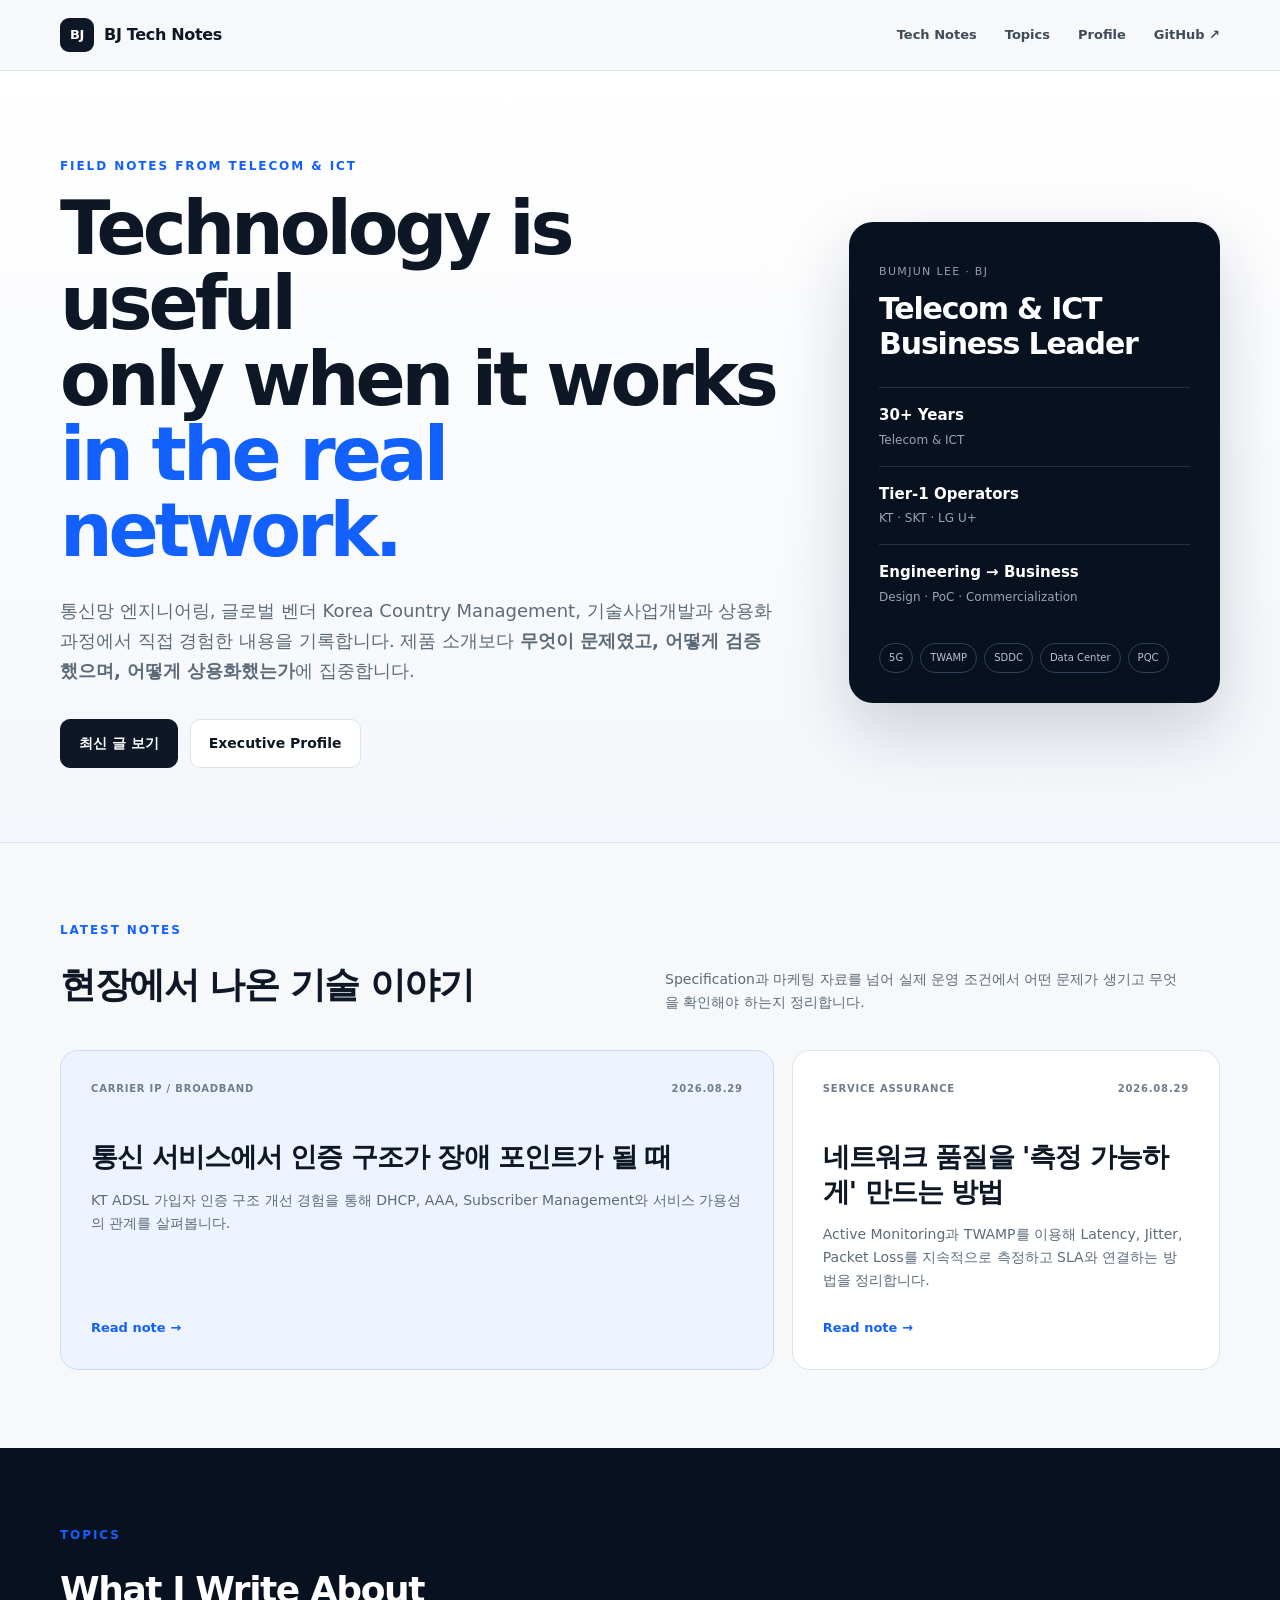
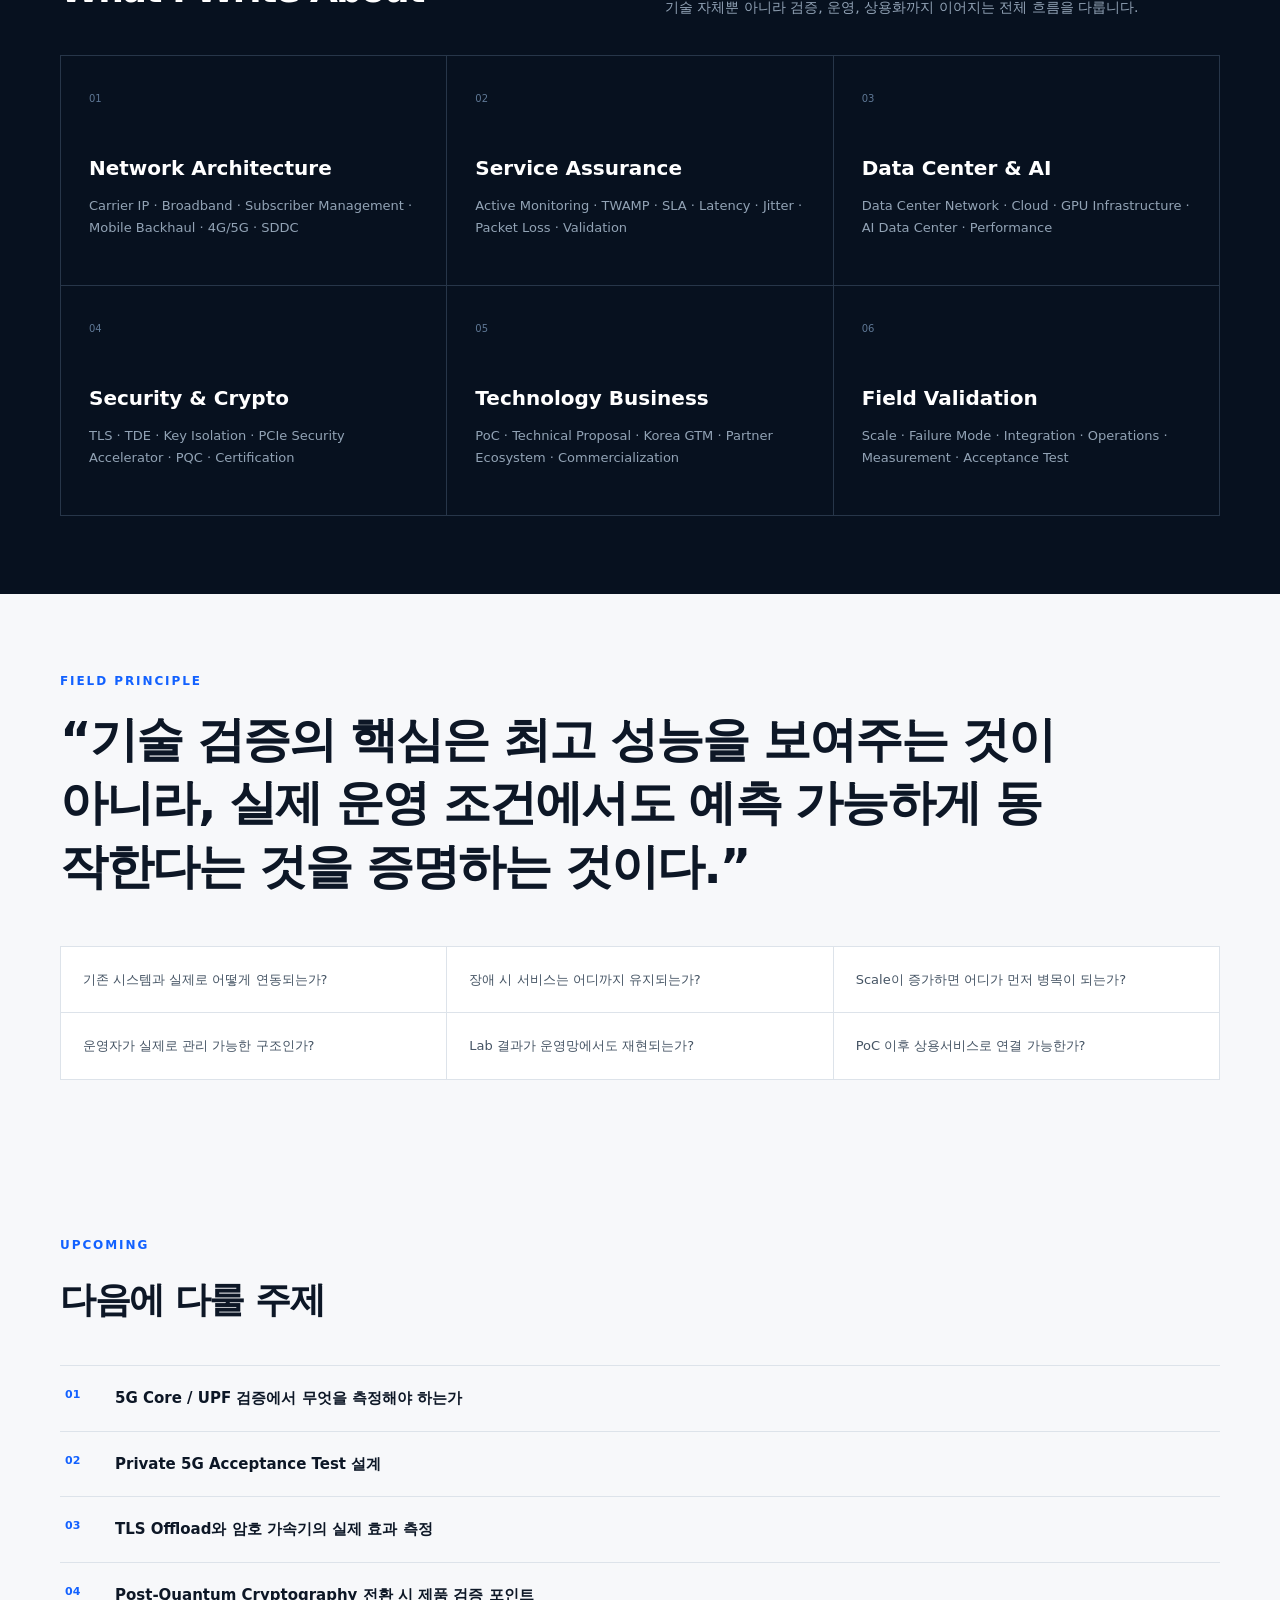
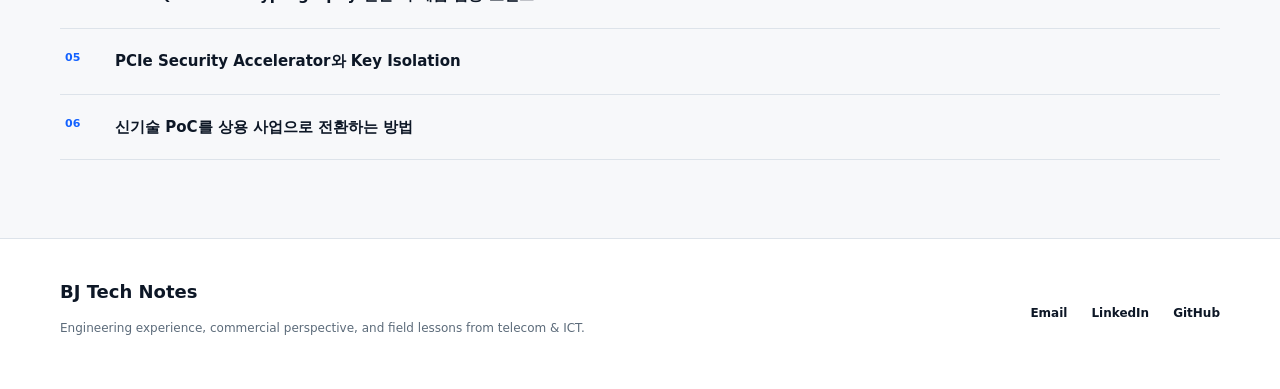
<file: index.html>
<!doctype html>
<html lang="ko">
<head>
  <meta charset="utf-8" />
  <meta name="viewport" content="width=device-width, initial-scale=1" />
  <meta name="description" content="BJ Tech Notes — Telecom, Network, 5G, Service Assurance, Data Center, Security and technology commercialization field notes by BumJun Lee." />
  <title>BJ Tech Notes | BumJun Lee</title>
  <link rel="stylesheet" href="./styles.css" />
</head>
<body>
  <header class="site-header">
    <div class="shell nav-wrap">
      <a class="brand" href="./index.html"><span class="brand-mark">BJ</span><span>BJ Tech Notes</span></a>
      <nav class="nav">
        <a href="#notes">Tech Notes</a>
        <a href="#topics">Topics</a>
        <a href="./profile.html">Profile</a>
        <a href="https://github.com/mystar11" target="_blank" rel="noreferrer">GitHub ↗</a>
      </nav>
    </div>
  </header>

  <main>
    <section class="hero">
      <div class="shell hero-grid">
        <div>
          <p class="eyebrow">FIELD NOTES FROM TELECOM & ICT</p>
          <h1>Technology is useful<br/>only when it works<br/><span>in the real network.</span></h1>
          <p class="hero-lead">통신망 엔지니어링, 글로벌 벤더 Korea Country Management, 기술사업개발과 상용화 과정에서 직접 경험한 내용을 기록합니다. 제품 소개보다 <strong>무엇이 문제였고, 어떻게 검증했으며, 어떻게 상용화했는가</strong>에 집중합니다.</p>
          <div class="hero-actions">
            <a class="button primary" href="#notes">최신 글 보기</a>
            <a class="button ghost" href="./profile.html">Executive Profile</a>
          </div>
        </div>
        <aside class="hero-card">
          <p class="card-label">BumJun Lee · BJ</p>
          <h2>Telecom & ICT<br/>Business Leader</h2>
          <div class="metric"><strong>30+ Years</strong><span>Telecom & ICT</span></div>
          <div class="metric"><strong>Tier-1 Operators</strong><span>KT · SKT · LG U+</span></div>
          <div class="metric"><strong>Engineering → Business</strong><span>Design · PoC · Commercialization</span></div>
          <div class="tags"><span>5G</span><span>TWAMP</span><span>SDDC</span><span>Data Center</span><span>PQC</span></div>
        </aside>
      </div>
    </section>

    <section class="shell section" id="notes">
      <div class="section-title">
        <div><p class="eyebrow">LATEST NOTES</p><h2>현장에서 나온 기술 이야기</h2></div>
        <p>Specification과 마케팅 자료를 넘어 실제 운영 조건에서 어떤 문제가 생기고 무엇을 확인해야 하는지 정리합니다.</p>
      </div>

      <div class="featured-grid">
        <article class="post-card featured">
          <div class="post-meta"><span>CARRIER IP / BROADBAND</span><time>2026.08.29</time></div>
          <h3><a href="./posts/kt-broadband-authentication.html">통신 서비스에서 인증 구조가 장애 포인트가 될 때</a></h3>
          <p>KT ADSL 가입자 인증 구조 개선 경험을 통해 DHCP, AAA, Subscriber Management와 서비스 가용성의 관계를 살펴봅니다.</p>
          <a class="read-more" href="./posts/kt-broadband-authentication.html">Read note →</a>
        </article>

        <article class="post-card">
          <div class="post-meta"><span>SERVICE ASSURANCE</span><time>2026.08.29</time></div>
          <h3><a href="./posts/twamp-service-assurance.html">네트워크 품질을 '측정 가능하게' 만드는 방법</a></h3>
          <p>Active Monitoring과 TWAMP를 이용해 Latency, Jitter, Packet Loss를 지속적으로 측정하고 SLA와 연결하는 방법을 정리합니다.</p>
          <a class="read-more" href="./posts/twamp-service-assurance.html">Read note →</a>
        </article>
      </div>
    </section>

    <section class="topic-band" id="topics">
      <div class="shell section">
        <div class="section-title light">
          <div><p class="eyebrow">TOPICS</p><h2>What I Write About</h2></div>
          <p>기술 자체뿐 아니라 검증, 운영, 상용화까지 이어지는 전체 흐름을 다룹니다.</p>
        </div>
        <div class="topic-grid">
          <article><span>01</span><h3>Network Architecture</h3><p>Carrier IP · Broadband · Subscriber Management · Mobile Backhaul · 4G/5G · SDDC</p></article>
          <article><span>02</span><h3>Service Assurance</h3><p>Active Monitoring · TWAMP · SLA · Latency · Jitter · Packet Loss · Validation</p></article>
          <article><span>03</span><h3>Data Center & AI</h3><p>Data Center Network · Cloud · GPU Infrastructure · AI Data Center · Performance</p></article>
          <article><span>04</span><h3>Security & Crypto</h3><p>TLS · TDE · Key Isolation · PCIe Security Accelerator · PQC · Certification</p></article>
          <article><span>05</span><h3>Technology Business</h3><p>PoC · Technical Proposal · Korea GTM · Partner Ecosystem · Commercialization</p></article>
          <article><span>06</span><h3>Field Validation</h3><p>Scale · Failure Mode · Integration · Operations · Measurement · Acceptance Test</p></article>
        </div>
      </div>
    </section>

    <section class="shell section field-note">
      <p class="eyebrow">FIELD PRINCIPLE</p>
      <blockquote>“기술 검증의 핵심은 최고 성능을 보여주는 것이 아니라, 실제 운영 조건에서도 예측 가능하게 동작한다는 것을 증명하는 것이다.”</blockquote>
      <div class="question-grid">
        <p>기존 시스템과 실제로 어떻게 연동되는가?</p>
        <p>장애 시 서비스는 어디까지 유지되는가?</p>
        <p>Scale이 증가하면 어디가 먼저 병목이 되는가?</p>
        <p>운영자가 실제로 관리 가능한 구조인가?</p>
        <p>Lab 결과가 운영망에서도 재현되는가?</p>
        <p>PoC 이후 상용서비스로 연결 가능한가?</p>
      </div>
    </section>

    <section class="shell section upcoming">
      <div class="section-title">
        <div><p class="eyebrow">UPCOMING</p><h2>다음에 다룰 주제</h2></div>
      </div>
      <ol>
        <li><span>01</span>5G Core / UPF 검증에서 무엇을 측정해야 하는가</li>
        <li><span>02</span>Private 5G Acceptance Test 설계</li>
        <li><span>03</span>TLS Offload와 암호 가속기의 실제 효과 측정</li>
        <li><span>04</span>Post-Quantum Cryptography 전환 시 제품 검증 포인트</li>
        <li><span>05</span>PCIe Security Accelerator와 Key Isolation</li>
        <li><span>06</span>신기술 PoC를 상용 사업으로 전환하는 방법</li>
      </ol>
    </section>
  </main>

  <footer>
    <div class="shell footer-grid">
      <div><strong>BJ Tech Notes</strong><p>Engineering experience, commercial perspective, and field lessons from telecom & ICT.</p></div>
      <div class="footer-links"><a href="mailto:bjlee210@gmail.com">Email</a><a href="https://www.linkedin.com/in/bumjun-lee-8b30562/" target="_blank" rel="noreferrer">LinkedIn</a><a href="https://github.com/mystar11" target="_blank" rel="noreferrer">GitHub</a></div>
    </div>
  </footer>
</body>
</html>
</file>
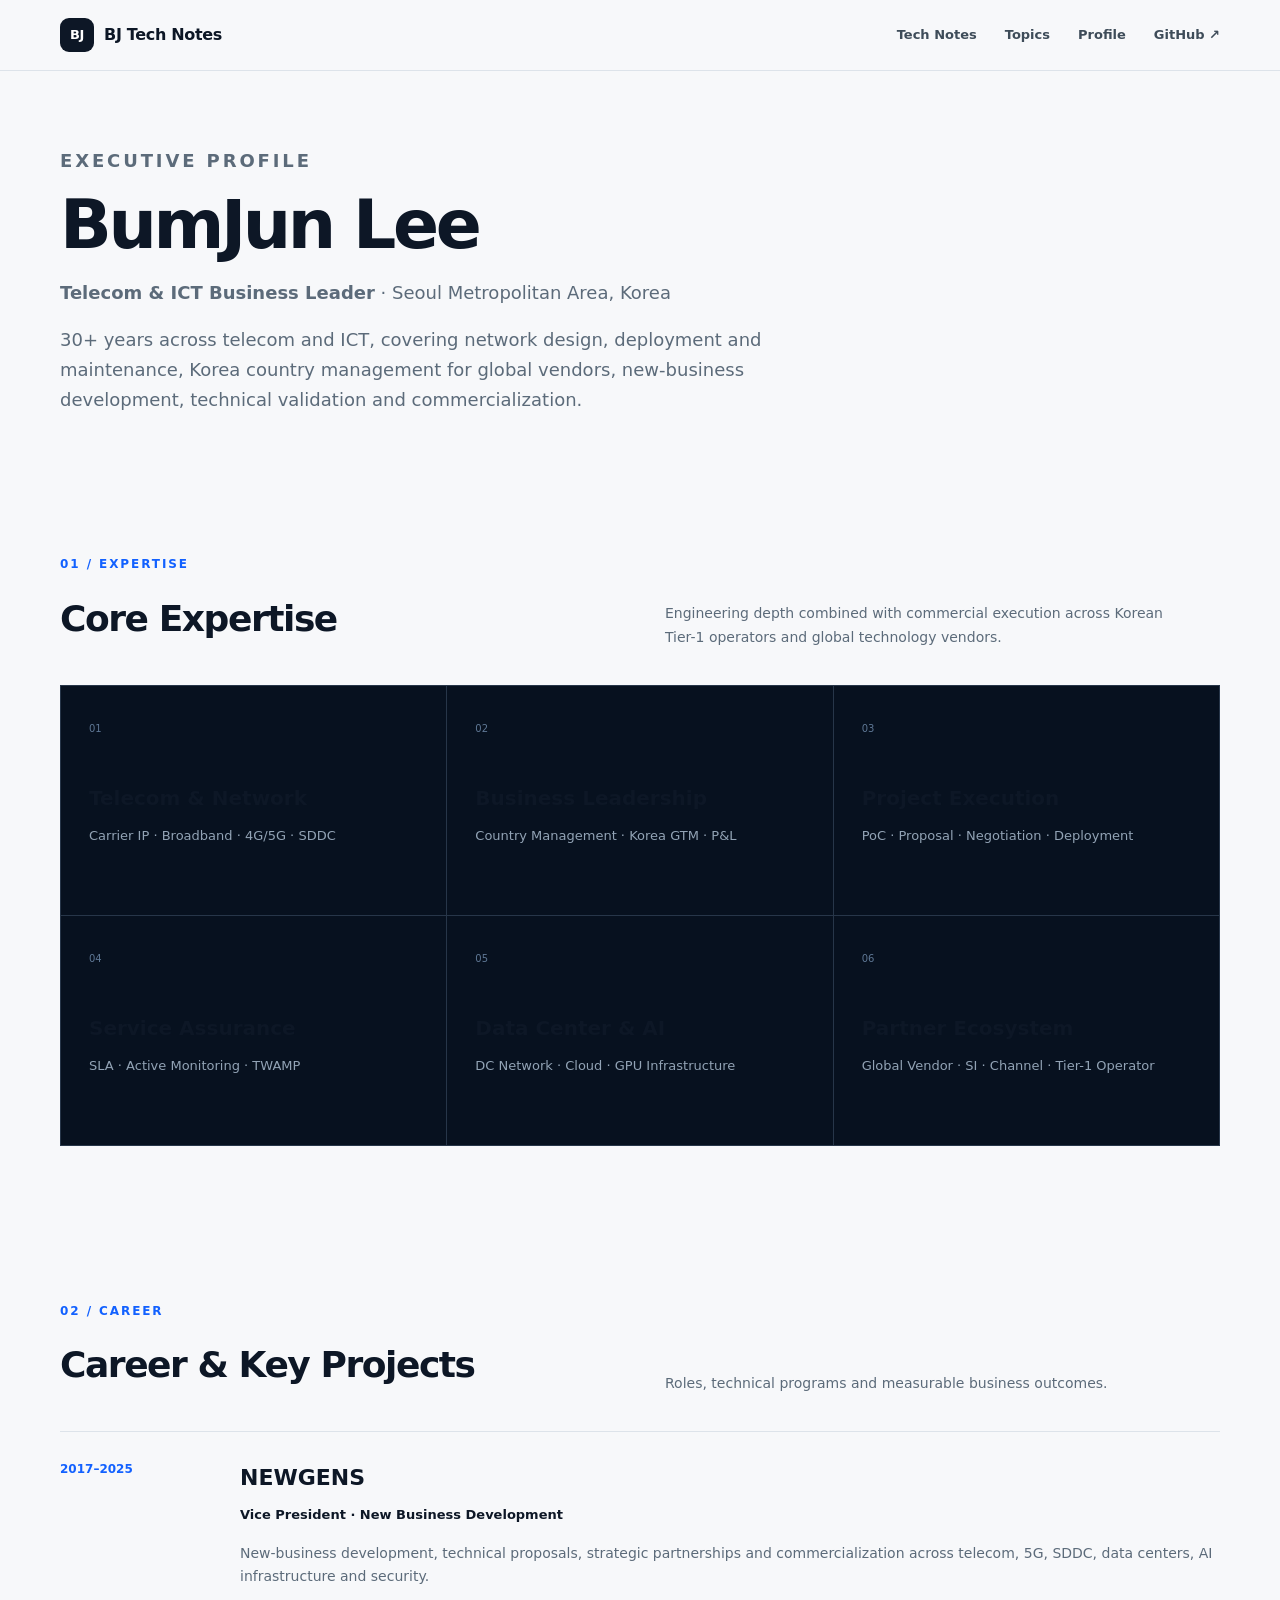
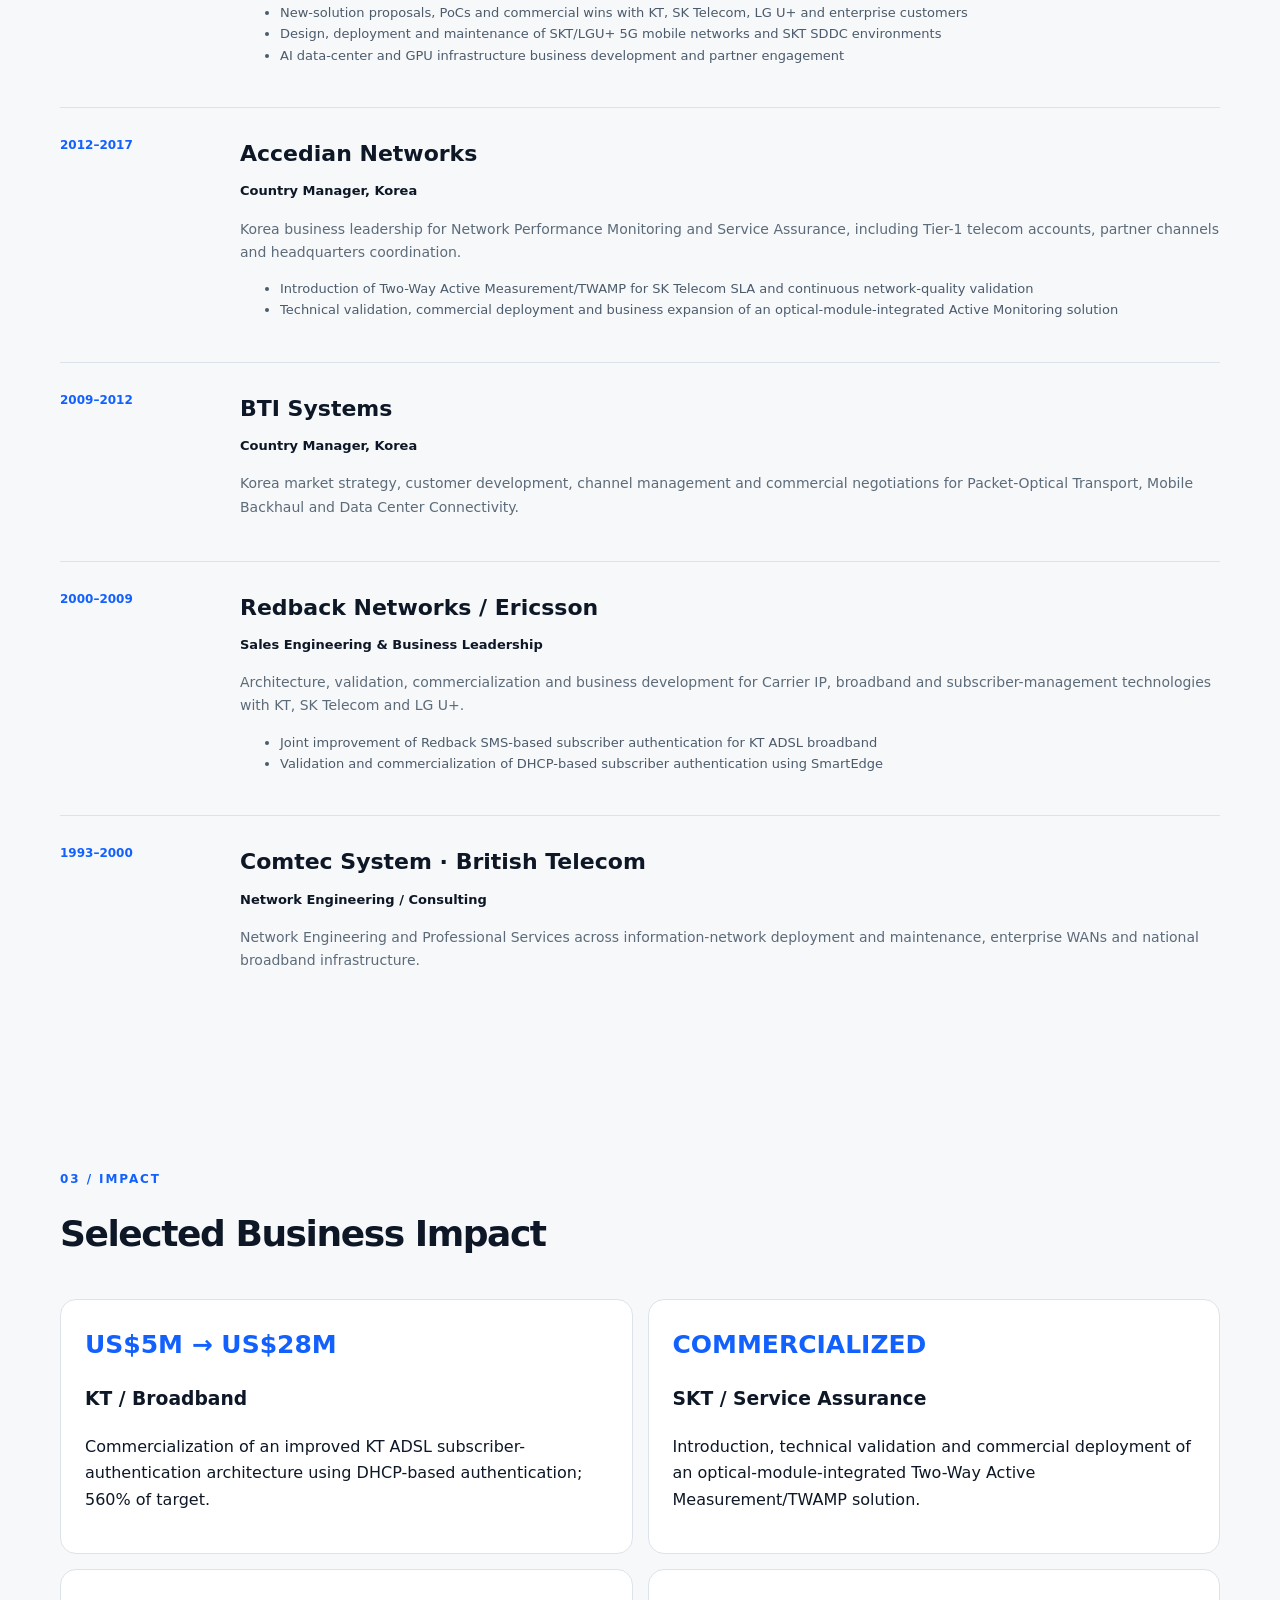
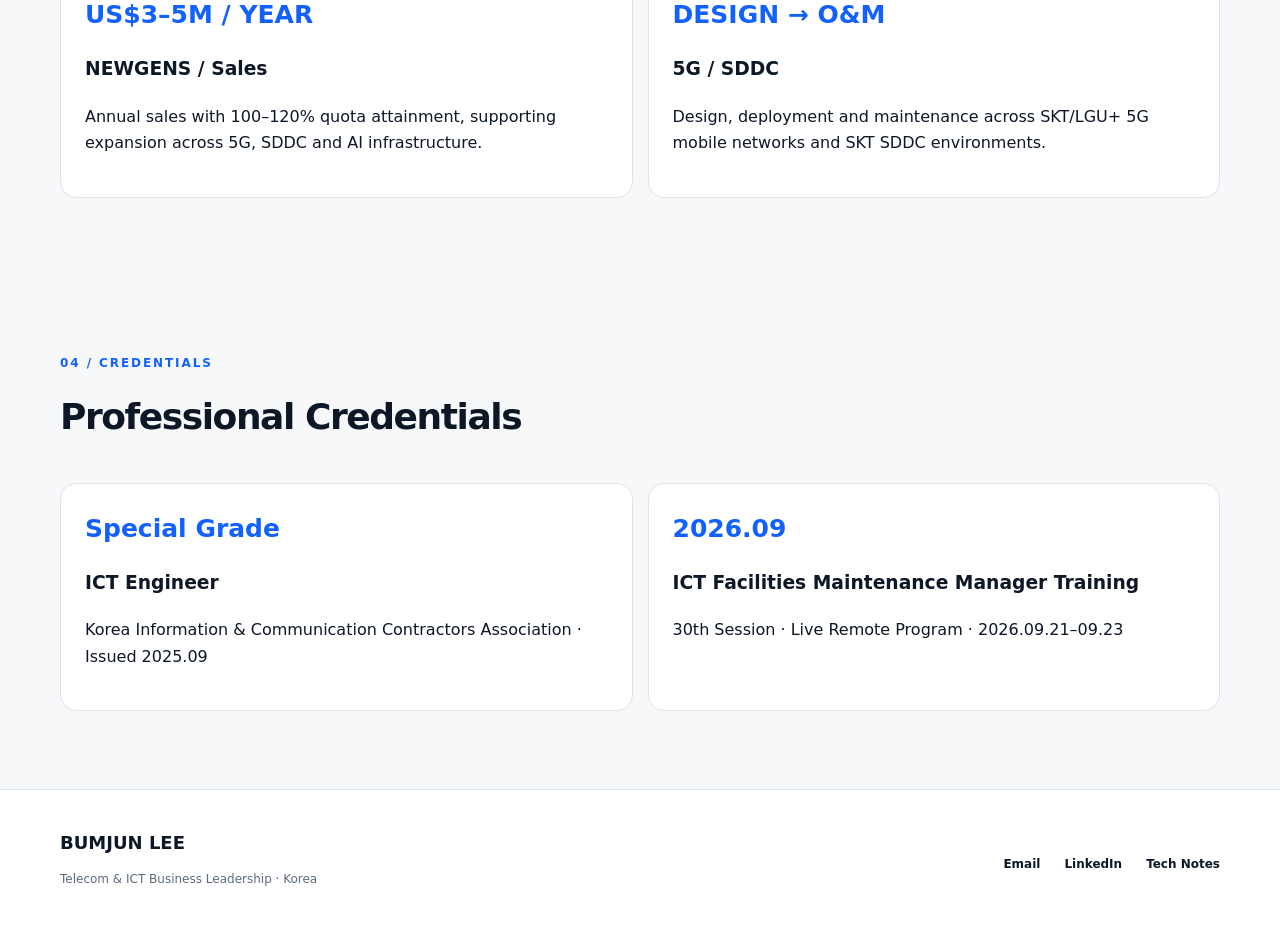
<file: profile.html>
<!doctype html><html lang="en"><head><meta charset="utf-8"><meta name="viewport" content="width=device-width,initial-scale=1"><meta name="description" content="Executive profile of BumJun Lee — telecom, ICT, Korea country management, network engineering and technology business development."><title>BumJun Lee | Executive Profile</title><link rel="stylesheet" href="./styles.css"></head><body><header class="site-header"><div class="shell nav-wrap"><a class="brand" href="./index.html"><span class="brand-mark">BJ</span><span>BJ Tech Notes</span></a><nav class="nav"><a href="./index.html#notes">Tech Notes</a><a href="./index.html#topics">Topics</a><a href="./profile.html">Profile</a><a href="https://github.com/mystar11" target="_blank" rel="noreferrer">GitHub ↗</a></nav></div></header><main><section class="profile-hero shell"><p class="eyebrow">EXECUTIVE PROFILE</p><h1>BumJun Lee</h1><p><strong>Telecom & ICT Business Leader</strong> · Seoul Metropolitan Area, Korea</p><p>30+ years across telecom and ICT, covering network design, deployment and maintenance, Korea country management for global vendors, new-business development, technical validation and commercialization.</p></section><section class="shell section"><div class="section-title"><div><p class="eyebrow">01 / EXPERTISE</p><h2>Core Expertise</h2></div><p>Engineering depth combined with commercial execution across Korean Tier-1 operators and global technology vendors.</p></div><div class="topic-grid" style="background:#07111f"><article><span>01</span><h3>Telecom & Network</h3><p>Carrier IP · Broadband · 4G/5G · SDDC</p></article><article><span>02</span><h3>Business Leadership</h3><p>Country Management · Korea GTM · P&L</p></article><article><span>03</span><h3>Project Execution</h3><p>PoC · Proposal · Negotiation · Deployment</p></article><article><span>04</span><h3>Service Assurance</h3><p>SLA · Active Monitoring · TWAMP</p></article><article><span>05</span><h3>Data Center & AI</h3><p>DC Network · Cloud · GPU Infrastructure</p></article><article><span>06</span><h3>Partner Ecosystem</h3><p>Global Vendor · SI · Channel · Tier-1 Operator</p></article></div></section><section class="shell section"><div class="section-title"><div><p class="eyebrow">02 / CAREER</p><h2>Career & Key Projects</h2></div><p>Roles, technical programs and measurable business outcomes.</p></div><article class="career"><time>2017–2025</time><div><h3>NEWGENS</h3><b>Vice President · New Business Development</b><p>New-business development, technical proposals, strategic partnerships and commercialization across telecom, 5G, SDDC, data centers, AI infrastructure and security.</p><ul><li>New-solution proposals, PoCs and commercial wins with KT, SK Telecom, LG U+ and enterprise customers</li><li>Design, deployment and maintenance of SKT/LGU+ 5G mobile networks and SKT SDDC environments</li><li>AI data-center and GPU infrastructure business development and partner engagement</li></ul></div></article><article class="career"><time>2012–2017</time><div><h3>Accedian Networks</h3><b>Country Manager, Korea</b><p>Korea business leadership for Network Performance Monitoring and Service Assurance, including Tier-1 telecom accounts, partner channels and headquarters coordination.</p><ul><li>Introduction of Two-Way Active Measurement/TWAMP for SK Telecom SLA and continuous network-quality validation</li><li>Technical validation, commercial deployment and business expansion of an optical-module-integrated Active Monitoring solution</li></ul></div></article><article class="career"><time>2009–2012</time><div><h3>BTI Systems</h3><b>Country Manager, Korea</b><p>Korea market strategy, customer development, channel management and commercial negotiations for Packet-Optical Transport, Mobile Backhaul and Data Center Connectivity.</p></div></article><article class="career"><time>2000–2009</time><div><h3>Redback Networks / Ericsson</h3><b>Sales Engineering & Business Leadership</b><p>Architecture, validation, commercialization and business development for Carrier IP, broadband and subscriber-management technologies with KT, SK Telecom and LG U+.</p><ul><li>Joint improvement of Redback SMS-based subscriber authentication for KT ADSL broadband</li><li>Validation and commercialization of DHCP-based subscriber authentication using SmartEdge</li></ul></div></article><article class="career"><time>1993–2000</time><div><h3>Comtec System · British Telecom</h3><b>Network Engineering / Consulting</b><p>Network Engineering and Professional Services across information-network deployment and maintenance, enterprise WANs and national broadband infrastructure.</p></div></article></section><section class="shell section"><div class="section-title"><div><p class="eyebrow">03 / IMPACT</p><h2>Selected Business Impact</h2></div></div><div class="impact-grid"><article><strong>US$5M → US$28M</strong><h3>KT / Broadband</h3><p>Commercialization of an improved KT ADSL subscriber-authentication architecture using DHCP-based authentication; 560% of target.</p></article><article><strong>COMMERCIALIZED</strong><h3>SKT / Service Assurance</h3><p>Introduction, technical validation and commercial deployment of an optical-module-integrated Two-Way Active Measurement/TWAMP solution.</p></article><article><strong>US$3–5M / YEAR</strong><h3>NEWGENS / Sales</h3><p>Annual sales with 100–120% quota attainment, supporting expansion across 5G, SDDC and AI infrastructure.</p></article><article><strong>DESIGN → O&M</strong><h3>5G / SDDC</h3><p>Design, deployment and maintenance across SKT/LGU+ 5G mobile networks and SKT SDDC environments.</p></article></div></section><section class="shell section"><div class="section-title"><div><p class="eyebrow">04 / CREDENTIALS</p><h2>Professional Credentials</h2></div></div><div class="impact-grid"><article><strong>Special Grade</strong><h3>ICT Engineer</h3><p>Korea Information & Communication Contractors Association · Issued 2025.09</p></article><article><strong>2026.09</strong><h3>ICT Facilities Maintenance Manager Training</h3><p>30th Session · Live Remote Program · 2026.09.21–09.23</p></article></div></section></main><footer><div class="shell footer-grid"><div><strong>BUMJUN LEE</strong><p>Telecom & ICT Business Leadership · Korea</p></div><div class="footer-links"><a href="mailto:bjlee210@gmail.com">Email</a><a href="https://www.linkedin.com/in/bumjun-lee-8b30562/" target="_blank" rel="noreferrer">LinkedIn</a><a href="./index.html">Tech Notes</a></div></div></footer></body></html>
</file>
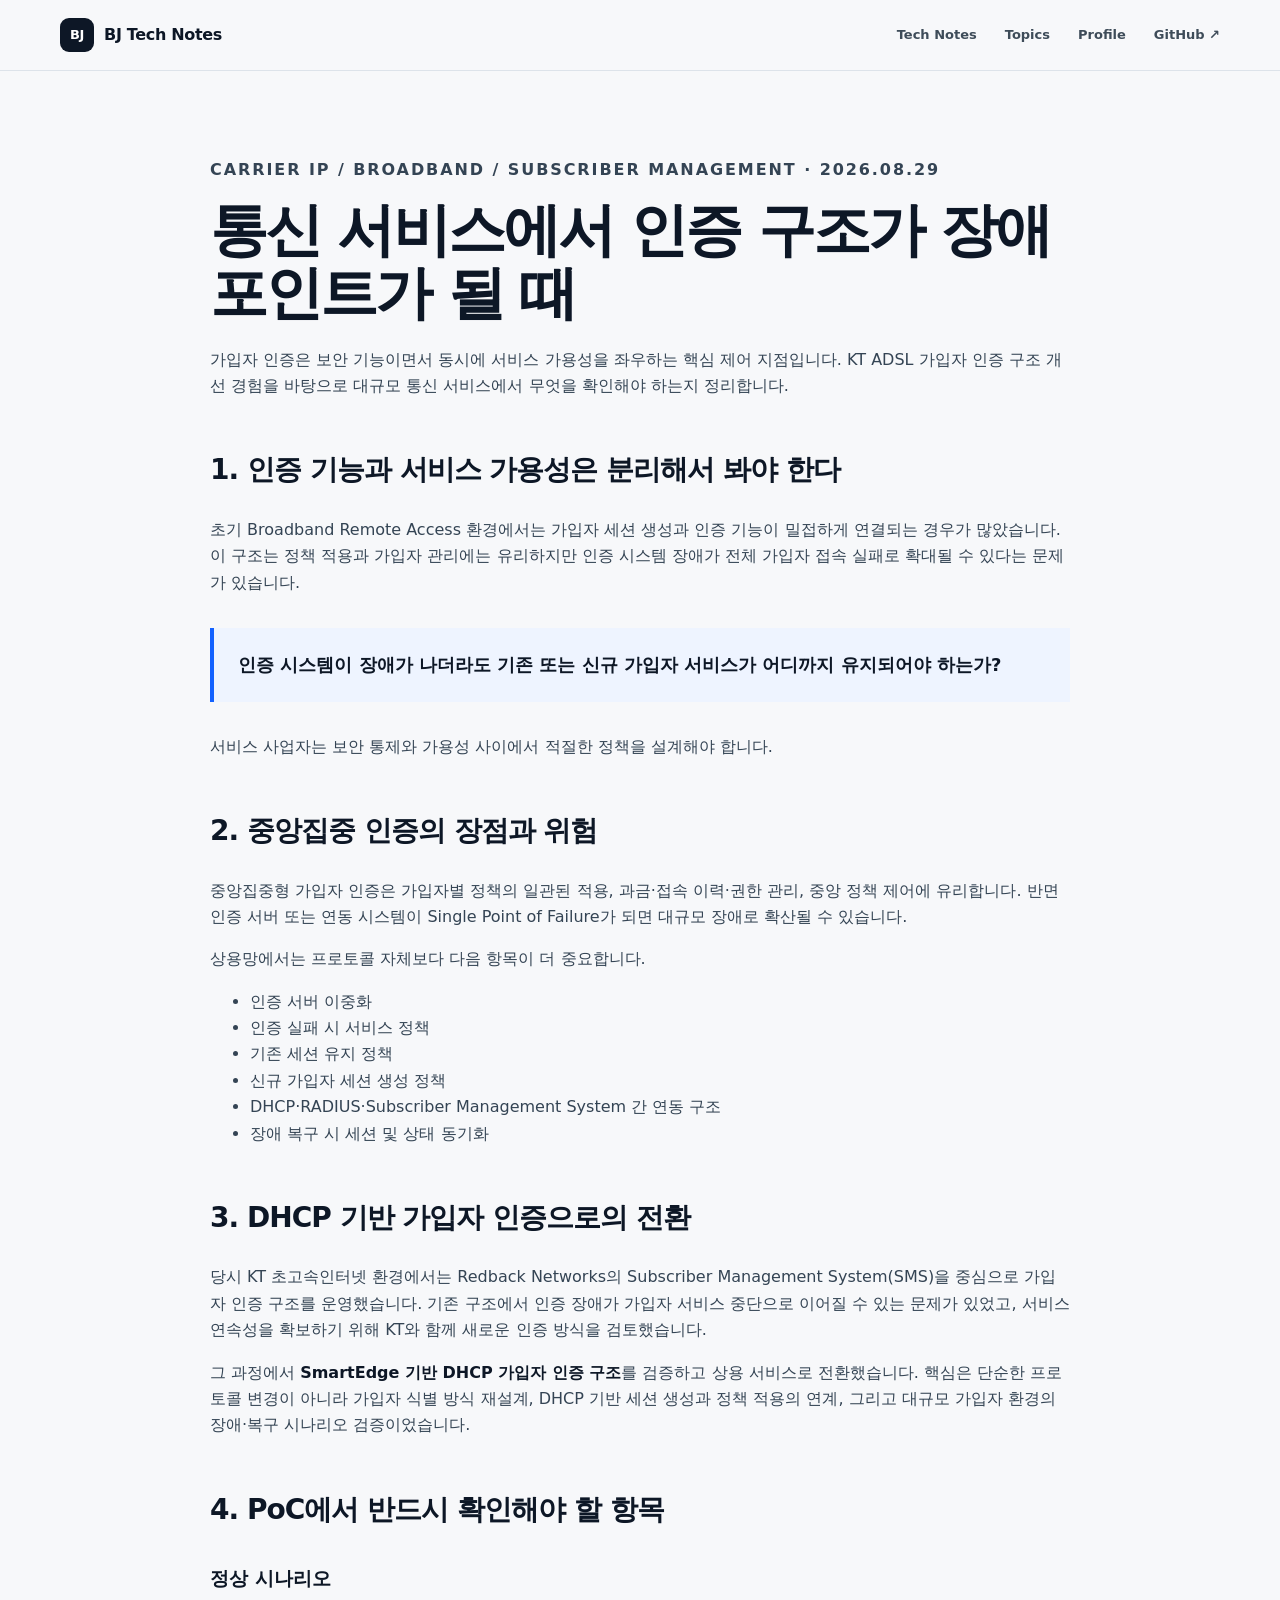
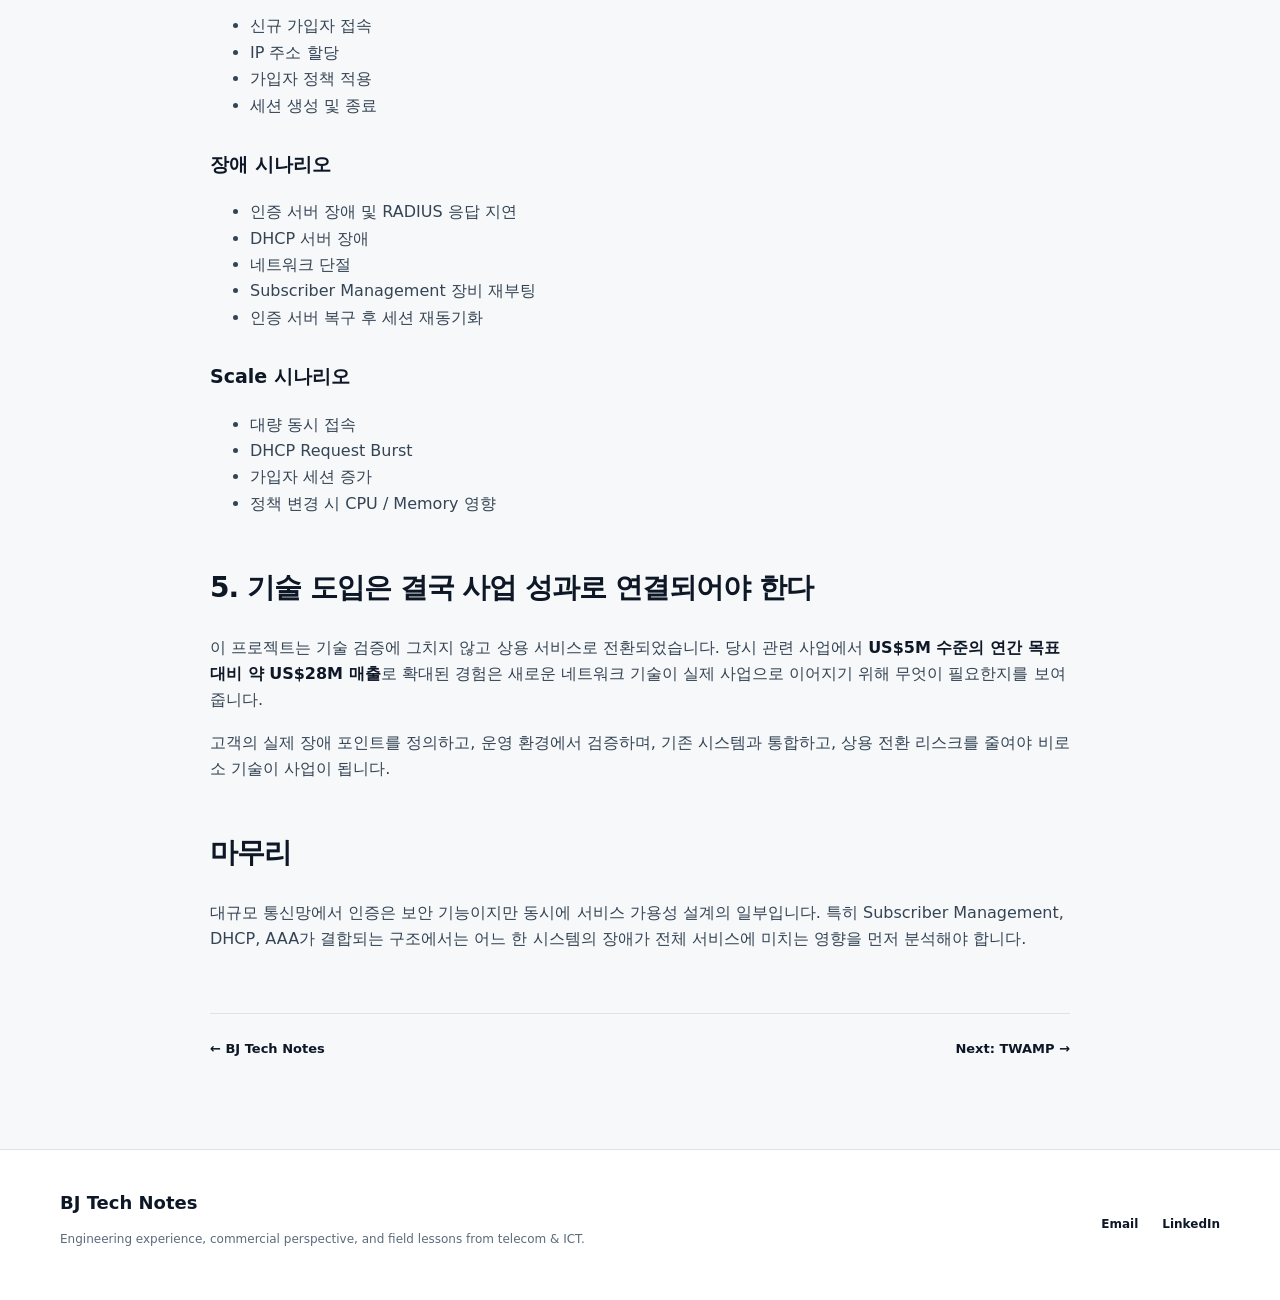
<file: posts/kt-broadband-authentication.html>
<!doctype html><html lang="ko"><head><meta charset="utf-8"><meta name="viewport" content="width=device-width,initial-scale=1"><meta name="description" content="KT ADSL 가입자 인증 구조 개선 경험을 통해 DHCP, AAA, Subscriber Management와 서비스 가용성을 살펴봅니다."><title>통신 서비스에서 인증 구조가 장애 포인트가 될 때 | BJ Tech Notes</title><link rel="stylesheet" href="../styles.css"></head><body><header class="site-header"><div class="shell nav-wrap"><a class="brand" href="../index.html"><span class="brand-mark">BJ</span><span>BJ Tech Notes</span></a><nav class="nav"><a href="../index.html#notes">Tech Notes</a><a href="../index.html#topics">Topics</a><a href="../profile.html">Profile</a><a href="https://github.com/mystar11" target="_blank" rel="noreferrer">GitHub ↗</a></nav></div></header><main class="article-wrap"><p class="article-kicker">CARRIER IP / BROADBAND / SUBSCRIBER MANAGEMENT · 2026.08.29</p><h1>통신 서비스에서 인증 구조가 장애 포인트가 될 때</h1><p class="article-deck">가입자 인증은 보안 기능이면서 동시에 서비스 가용성을 좌우하는 핵심 제어 지점입니다. KT ADSL 가입자 인증 구조 개선 경험을 바탕으로 대규모 통신 서비스에서 무엇을 확인해야 하는지 정리합니다.</p><h2>1. 인증 기능과 서비스 가용성은 분리해서 봐야 한다</h2><p>초기 Broadband Remote Access 환경에서는 가입자 세션 생성과 인증 기능이 밀접하게 연결되는 경우가 많았습니다. 이 구조는 정책 적용과 가입자 관리에는 유리하지만 인증 시스템 장애가 전체 가입자 접속 실패로 확대될 수 있다는 문제가 있습니다.</p><blockquote>인증 시스템이 장애가 나더라도 기존 또는 신규 가입자 서비스가 어디까지 유지되어야 하는가?</blockquote><p>서비스 사업자는 보안 통제와 가용성 사이에서 적절한 정책을 설계해야 합니다.</p><h2>2. 중앙집중 인증의 장점과 위험</h2><p>중앙집중형 가입자 인증은 가입자별 정책의 일관된 적용, 과금·접속 이력·권한 관리, 중앙 정책 제어에 유리합니다. 반면 인증 서버 또는 연동 시스템이 Single Point of Failure가 되면 대규모 장애로 확산될 수 있습니다.</p><p>상용망에서는 프로토콜 자체보다 다음 항목이 더 중요합니다.</p><ul><li>인증 서버 이중화</li><li>인증 실패 시 서비스 정책</li><li>기존 세션 유지 정책</li><li>신규 가입자 세션 생성 정책</li><li>DHCP·RADIUS·Subscriber Management System 간 연동 구조</li><li>장애 복구 시 세션 및 상태 동기화</li></ul><h2>3. DHCP 기반 가입자 인증으로의 전환</h2><p>당시 KT 초고속인터넷 환경에서는 Redback Networks의 Subscriber Management System(SMS)을 중심으로 가입자 인증 구조를 운영했습니다. 기존 구조에서 인증 장애가 가입자 서비스 중단으로 이어질 수 있는 문제가 있었고, 서비스 연속성을 확보하기 위해 KT와 함께 새로운 인증 방식을 검토했습니다.</p><p>그 과정에서 <strong>SmartEdge 기반 DHCP 가입자 인증 구조</strong>를 검증하고 상용 서비스로 전환했습니다. 핵심은 단순한 프로토콜 변경이 아니라 가입자 식별 방식 재설계, DHCP 기반 세션 생성과 정책 적용의 연계, 그리고 대규모 가입자 환경의 장애·복구 시나리오 검증이었습니다.</p><h2>4. PoC에서 반드시 확인해야 할 항목</h2><h3>정상 시나리오</h3><ul><li>신규 가입자 접속</li><li>IP 주소 할당</li><li>가입자 정책 적용</li><li>세션 생성 및 종료</li></ul><h3>장애 시나리오</h3><ul><li>인증 서버 장애 및 RADIUS 응답 지연</li><li>DHCP 서버 장애</li><li>네트워크 단절</li><li>Subscriber Management 장비 재부팅</li><li>인증 서버 복구 후 세션 재동기화</li></ul><h3>Scale 시나리오</h3><ul><li>대량 동시 접속</li><li>DHCP Request Burst</li><li>가입자 세션 증가</li><li>정책 변경 시 CPU / Memory 영향</li></ul><h2>5. 기술 도입은 결국 사업 성과로 연결되어야 한다</h2><p>이 프로젝트는 기술 검증에 그치지 않고 상용 서비스로 전환되었습니다. 당시 관련 사업에서 <strong>US$5M 수준의 연간 목표 대비 약 US$28M 매출</strong>로 확대된 경험은 새로운 네트워크 기술이 실제 사업으로 이어지기 위해 무엇이 필요한지를 보여줍니다.</p><p>고객의 실제 장애 포인트를 정의하고, 운영 환경에서 검증하며, 기존 시스템과 통합하고, 상용 전환 리스크를 줄여야 비로소 기술이 사업이 됩니다.</p><h2>마무리</h2><p>대규모 통신망에서 인증은 보안 기능이지만 동시에 서비스 가용성 설계의 일부입니다. 특히 Subscriber Management, DHCP, AAA가 결합되는 구조에서는 어느 한 시스템의 장애가 전체 서비스에 미치는 영향을 먼저 분석해야 합니다.</p><div class="article-nav"><a href="../index.html">← BJ Tech Notes</a><a href="./twamp-service-assurance.html">Next: TWAMP →</a></div></main><footer><div class="shell footer-grid"><div><strong>BJ Tech Notes</strong><p>Engineering experience, commercial perspective, and field lessons from telecom & ICT.</p></div><div class="footer-links"><a href="mailto:bjlee210@gmail.com">Email</a><a href="https://www.linkedin.com/in/bumjun-lee-8b30562/" target="_blank" rel="noreferrer">LinkedIn</a></div></div></footer></body></html>
</file>
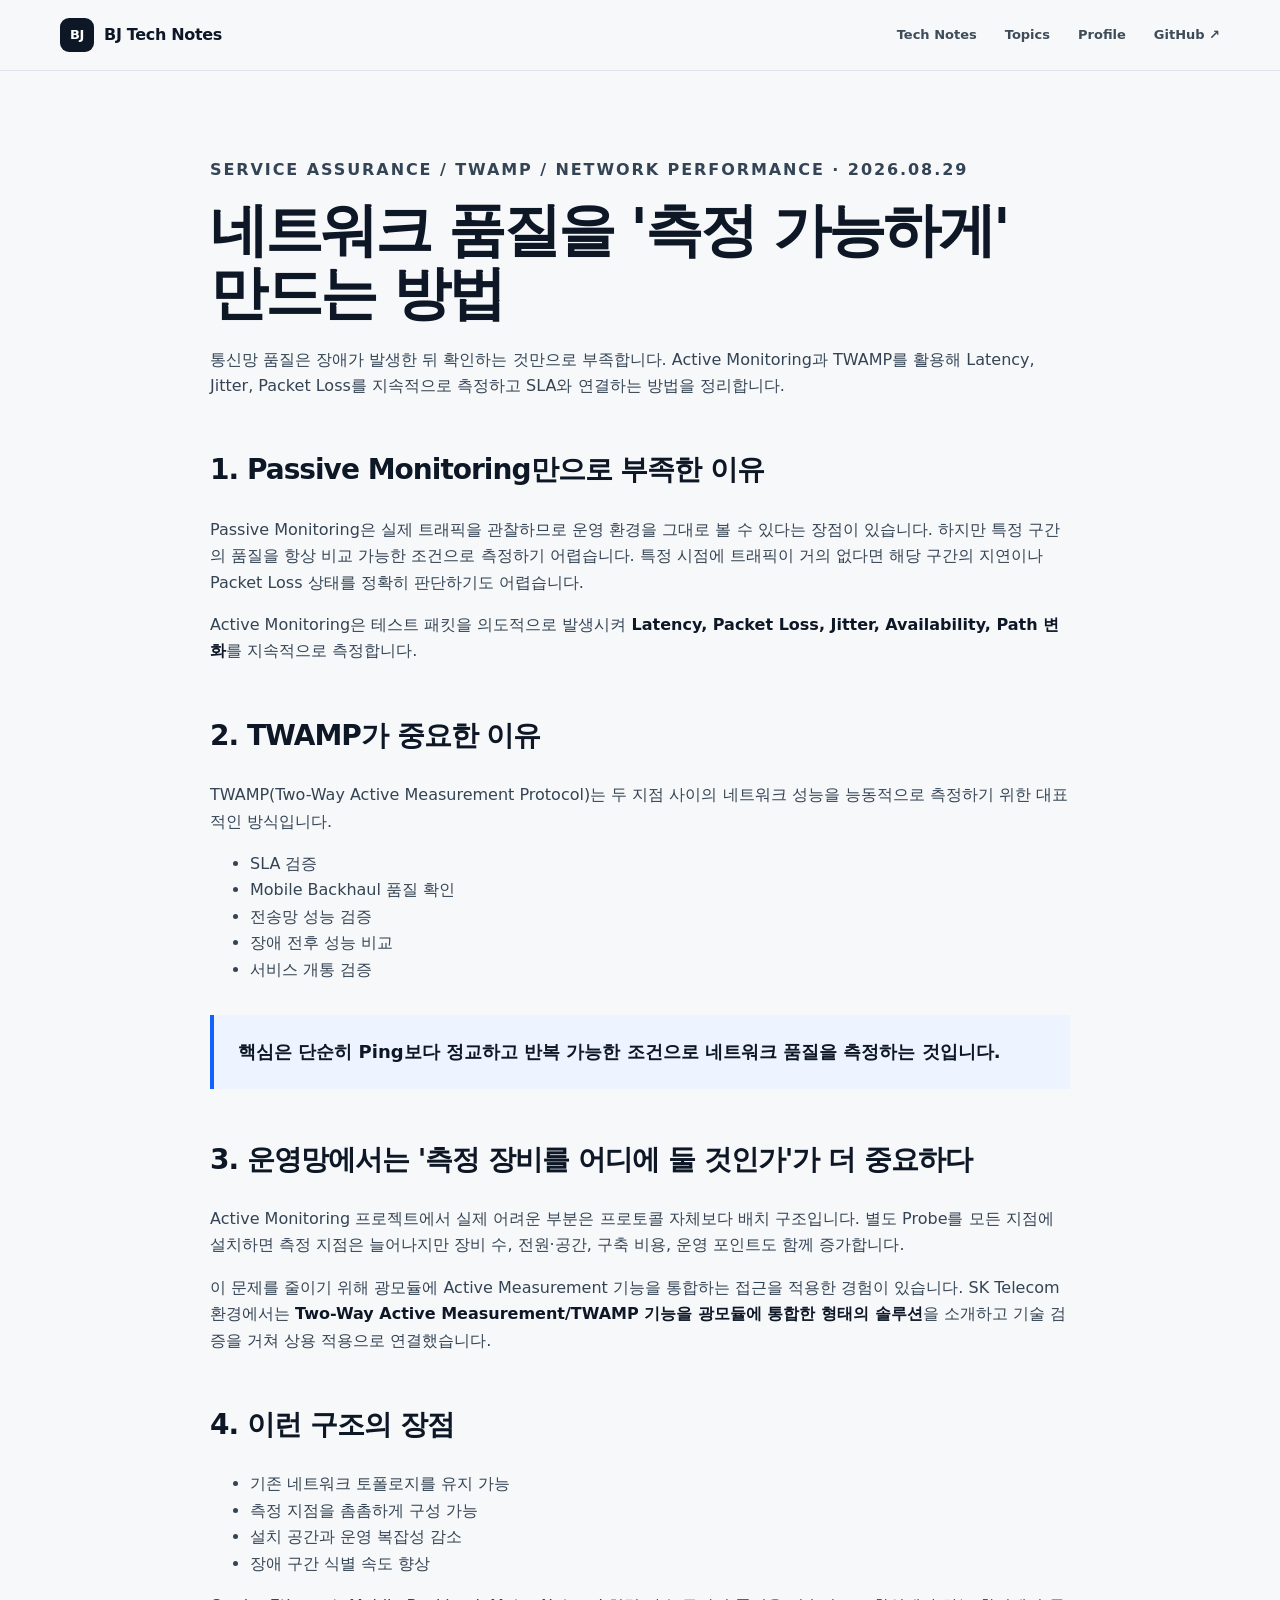
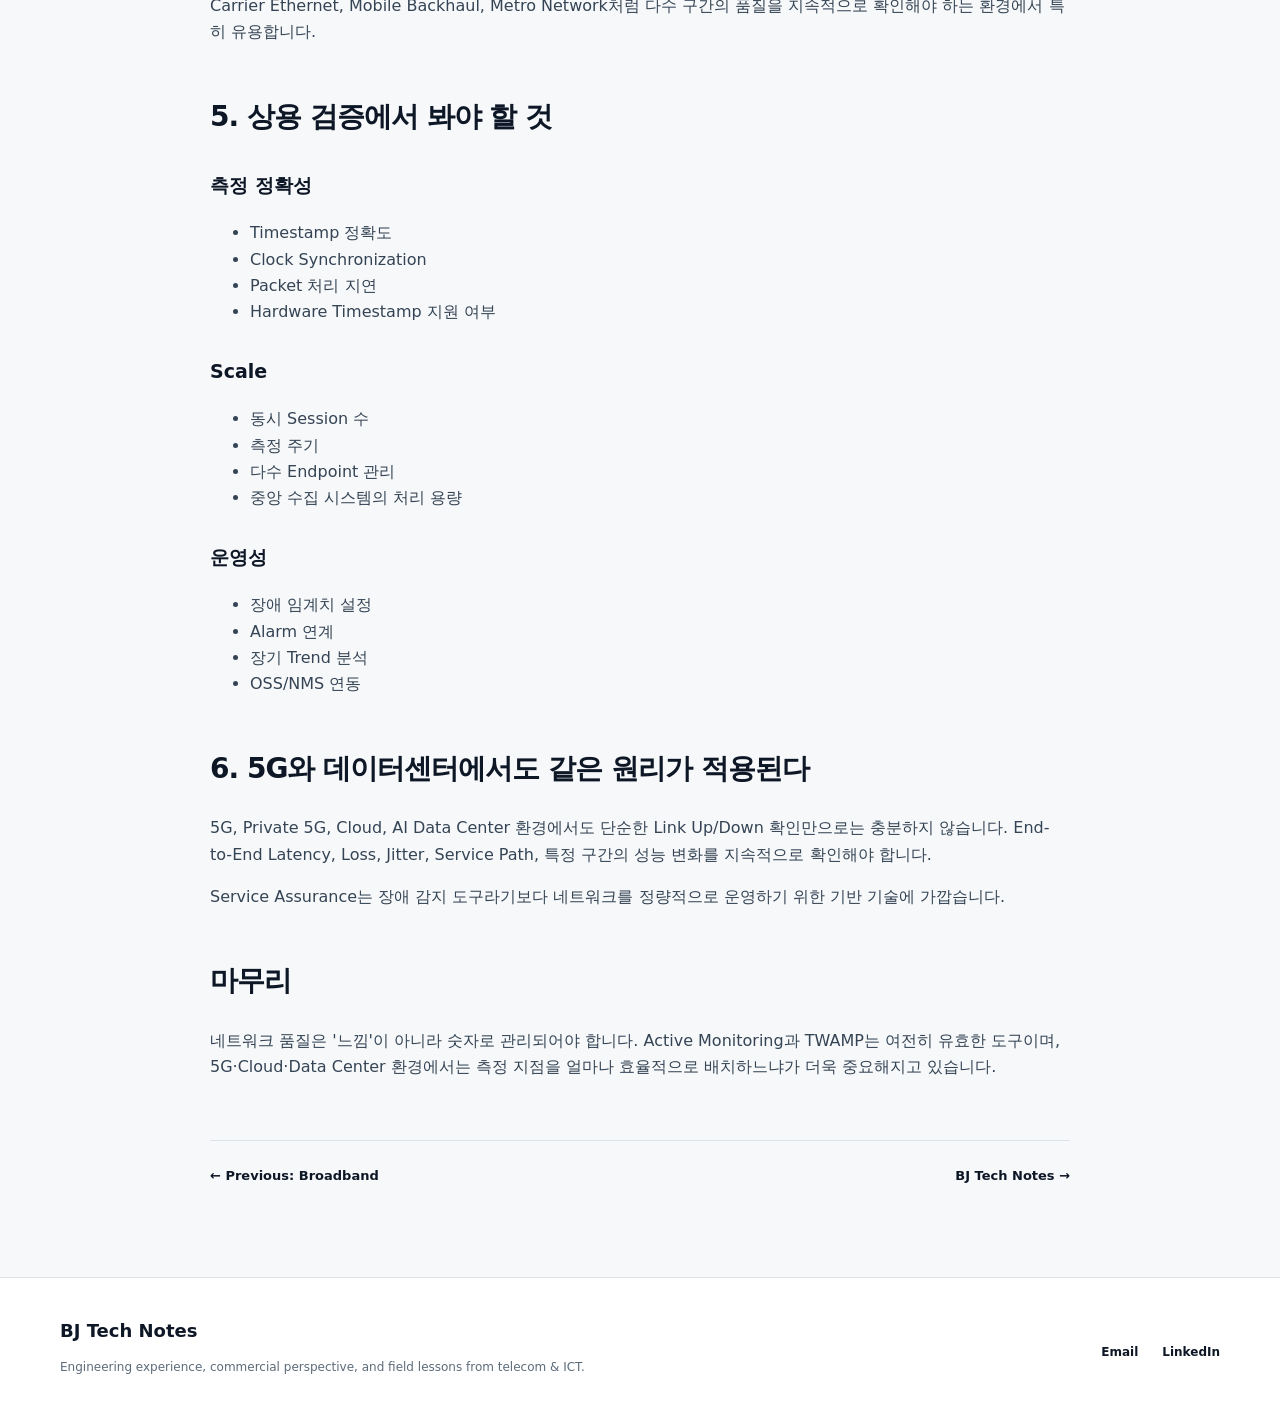
<file: posts/twamp-service-assurance.html>
<!doctype html><html lang="ko"><head><meta charset="utf-8"><meta name="viewport" content="width=device-width,initial-scale=1"><meta name="description" content="Active Monitoring과 TWAMP를 이용해 Latency, Jitter, Packet Loss를 지속적으로 측정하고 SLA와 연결하는 방법을 정리합니다."><title>네트워크 품질을 측정 가능하게 만드는 방법 | BJ Tech Notes</title><link rel="stylesheet" href="../styles.css"></head><body><header class="site-header"><div class="shell nav-wrap"><a class="brand" href="../index.html"><span class="brand-mark">BJ</span><span>BJ Tech Notes</span></a><nav class="nav"><a href="../index.html#notes">Tech Notes</a><a href="../index.html#topics">Topics</a><a href="../profile.html">Profile</a><a href="https://github.com/mystar11" target="_blank" rel="noreferrer">GitHub ↗</a></nav></div></header><main class="article-wrap"><p class="article-kicker">SERVICE ASSURANCE / TWAMP / NETWORK PERFORMANCE · 2026.08.29</p><h1>네트워크 품질을 '측정 가능하게' 만드는 방법</h1><p class="article-deck">통신망 품질은 장애가 발생한 뒤 확인하는 것만으로 부족합니다. Active Monitoring과 TWAMP를 활용해 Latency, Jitter, Packet Loss를 지속적으로 측정하고 SLA와 연결하는 방법을 정리합니다.</p><h2>1. Passive Monitoring만으로 부족한 이유</h2><p>Passive Monitoring은 실제 트래픽을 관찰하므로 운영 환경을 그대로 볼 수 있다는 장점이 있습니다. 하지만 특정 구간의 품질을 항상 비교 가능한 조건으로 측정하기 어렵습니다. 특정 시점에 트래픽이 거의 없다면 해당 구간의 지연이나 Packet Loss 상태를 정확히 판단하기도 어렵습니다.</p><p>Active Monitoring은 테스트 패킷을 의도적으로 발생시켜 <strong>Latency, Packet Loss, Jitter, Availability, Path 변화</strong>를 지속적으로 측정합니다.</p><h2>2. TWAMP가 중요한 이유</h2><p>TWAMP(Two-Way Active Measurement Protocol)는 두 지점 사이의 네트워크 성능을 능동적으로 측정하기 위한 대표적인 방식입니다.</p><ul><li>SLA 검증</li><li>Mobile Backhaul 품질 확인</li><li>전송망 성능 검증</li><li>장애 전후 성능 비교</li><li>서비스 개통 검증</li></ul><blockquote>핵심은 단순히 Ping보다 정교하고 반복 가능한 조건으로 네트워크 품질을 측정하는 것입니다.</blockquote><h2>3. 운영망에서는 '측정 장비를 어디에 둘 것인가'가 더 중요하다</h2><p>Active Monitoring 프로젝트에서 실제 어려운 부분은 프로토콜 자체보다 배치 구조입니다. 별도 Probe를 모든 지점에 설치하면 측정 지점은 늘어나지만 장비 수, 전원·공간, 구축 비용, 운영 포인트도 함께 증가합니다.</p><p>이 문제를 줄이기 위해 광모듈에 Active Measurement 기능을 통합하는 접근을 적용한 경험이 있습니다. SK Telecom 환경에서는 <strong>Two-Way Active Measurement/TWAMP 기능을 광모듈에 통합한 형태의 솔루션</strong>을 소개하고 기술 검증을 거쳐 상용 적용으로 연결했습니다.</p><h2>4. 이런 구조의 장점</h2><ul><li>기존 네트워크 토폴로지를 유지 가능</li><li>측정 지점을 촘촘하게 구성 가능</li><li>설치 공간과 운영 복잡성 감소</li><li>장애 구간 식별 속도 향상</li></ul><p>Carrier Ethernet, Mobile Backhaul, Metro Network처럼 다수 구간의 품질을 지속적으로 확인해야 하는 환경에서 특히 유용합니다.</p><h2>5. 상용 검증에서 봐야 할 것</h2><h3>측정 정확성</h3><ul><li>Timestamp 정확도</li><li>Clock Synchronization</li><li>Packet 처리 지연</li><li>Hardware Timestamp 지원 여부</li></ul><h3>Scale</h3><ul><li>동시 Session 수</li><li>측정 주기</li><li>다수 Endpoint 관리</li><li>중앙 수집 시스템의 처리 용량</li></ul><h3>운영성</h3><ul><li>장애 임계치 설정</li><li>Alarm 연계</li><li>장기 Trend 분석</li><li>OSS/NMS 연동</li></ul><h2>6. 5G와 데이터센터에서도 같은 원리가 적용된다</h2><p>5G, Private 5G, Cloud, AI Data Center 환경에서도 단순한 Link Up/Down 확인만으로는 충분하지 않습니다. End-to-End Latency, Loss, Jitter, Service Path, 특정 구간의 성능 변화를 지속적으로 확인해야 합니다.</p><p>Service Assurance는 장애 감지 도구라기보다 네트워크를 정량적으로 운영하기 위한 기반 기술에 가깝습니다.</p><h2>마무리</h2><p>네트워크 품질은 '느낌'이 아니라 숫자로 관리되어야 합니다. Active Monitoring과 TWAMP는 여전히 유효한 도구이며, 5G·Cloud·Data Center 환경에서는 측정 지점을 얼마나 효율적으로 배치하느냐가 더욱 중요해지고 있습니다.</p><div class="article-nav"><a href="./kt-broadband-authentication.html">← Previous: Broadband</a><a href="../index.html">BJ Tech Notes →</a></div></main><footer><div class="shell footer-grid"><div><strong>BJ Tech Notes</strong><p>Engineering experience, commercial perspective, and field lessons from telecom & ICT.</p></div><div class="footer-links"><a href="mailto:bjlee210@gmail.com">Email</a><a href="https://www.linkedin.com/in/bumjun-lee-8b30562/" target="_blank" rel="noreferrer">LinkedIn</a></div></div></footer></body></html>
</file>
<file: styles.css>
:root{--bg:#f7f8fa;--ink:#0d1726;--muted:#5c6b7a;--line:#dde3ea;--blue:#1261ff;--navy:#07111f;--card:#fff;--max:1160px}*{box-sizing:border-box}html{scroll-behavior:smooth}body{margin:0;background:var(--bg);color:var(--ink);font-family:Inter,ui-sans-serif,system-ui,-apple-system,BlinkMacSystemFont,"Segoe UI","Noto Sans KR",Arial,sans-serif;line-height:1.65}a{color:inherit;text-decoration:none}.shell{width:min(calc(100% - 40px),var(--max));margin:auto}.site-header{position:sticky;top:0;z-index:20;background:rgba(247,248,250,.92);backdrop-filter:blur(14px);border-bottom:1px solid var(--line)}.nav-wrap{height:70px;display:flex;align-items:center;justify-content:space-between}.brand{display:flex;align-items:center;gap:10px;font-weight:800;letter-spacing:-.02em}.brand-mark{display:grid;place-items:center;width:34px;height:34px;background:var(--ink);color:#fff;border-radius:9px;font-size:13px}.nav{display:flex;gap:28px;font-size:13px;font-weight:650;color:#3e4c59}.nav a:hover{color:var(--blue)}.hero{padding:86px 0 74px;background:linear-gradient(180deg,#fff 0%,#f4f7fb 100%);border-bottom:1px solid var(--line)}.hero-grid{display:grid;grid-template-columns:1.45fr .75fr;gap:72px;align-items:center}.eyebrow{margin:0 0 14px;color:var(--blue);font-size:12px;font-weight:800;letter-spacing:.16em}.hero h1{font-size:clamp(42px,6vw,74px);line-height:1.02;letter-spacing:-.055em;margin:0}.hero h1 span{color:var(--blue)}.hero-lead{max-width:760px;margin:28px 0 0;font-size:18px;color:var(--muted)}.hero-actions{display:flex;gap:12px;margin-top:34px}.button{display:inline-flex;align-items:center;justify-content:center;padding:12px 18px;border-radius:10px;font-size:14px;font-weight:750;border:1px solid var(--line)}.button.primary{background:var(--ink);color:#fff;border-color:var(--ink)}.button.primary:hover{background:var(--blue);border-color:var(--blue)}.button.ghost{background:#fff}.hero-card{background:var(--navy);color:#fff;border-radius:24px;padding:30px;box-shadow:0 28px 70px rgba(12,27,48,.18)}.card-label{font-size:11px;color:#8ea0b5;letter-spacing:.12em;text-transform:uppercase}.hero-card h2{font-size:30px;line-height:1.15;letter-spacing:-.04em;margin:10px 0 26px}.metric{padding:15px 0;border-top:1px solid #213044}.metric strong,.metric span{display:block}.metric strong{font-size:15px}.metric span{font-size:12px;color:#94a5b7;margin-top:3px}.tags{display:flex;flex-wrap:wrap;gap:7px;margin-top:20px}.tags span{padding:6px 9px;border:1px solid #2d4058;border-radius:999px;color:#b8c4d0;font-size:10px}.section{padding:78px 0}.section-title{display:grid;grid-template-columns:1fr 1fr;gap:50px;align-items:end;margin-bottom:36px}.section-title h2{margin:0;font-size:36px;letter-spacing:-.04em}.section-title>p{margin:0;color:var(--muted);font-size:14px;max-width:520px}.featured-grid{display:grid;grid-template-columns:1.25fr .75fr;gap:18px}.post-card{background:var(--card);border:1px solid var(--line);border-radius:18px;padding:30px;min-height:315px;display:flex;flex-direction:column}.post-card.featured{background:#eef4ff;border-color:#cbdcff}.post-meta{display:flex;justify-content:space-between;gap:14px;font-size:10px;font-weight:800;letter-spacing:.08em;color:#6d7d8e}.post-card h3{font-size:27px;line-height:1.28;letter-spacing:-.035em;margin:42px 0 14px}.post-card p{color:var(--muted);font-size:14px;margin:0}.read-more{margin-top:auto;padding-top:25px;color:var(--blue);font-size:13px;font-weight:800}.topic-band{background:var(--navy);color:#fff}.section-title.light>p{color:#91a2b5}.topic-grid{display:grid;grid-template-columns:repeat(3,1fr);border-top:1px solid #273649;border-left:1px solid #273649}.topic-grid article{min-height:230px;padding:28px;border-right:1px solid #273649;border-bottom:1px solid #273649}.topic-grid article>span{font-size:10px;color:#5e7794}.topic-grid h3{font-size:20px;margin:42px 0 10px}.topic-grid p{margin:0;color:#92a3b5;font-size:13px}.field-note blockquote{font-size:clamp(27px,4vw,48px);line-height:1.32;letter-spacing:-.04em;font-weight:720;margin:16px 0 48px;max-width:1000px}.question-grid{display:grid;grid-template-columns:repeat(3,1fr);border-top:1px solid var(--line);border-left:1px solid var(--line)}.question-grid p{margin:0;padding:22px;border-right:1px solid var(--line);border-bottom:1px solid var(--line);font-size:13px;color:#455464;background:#fff}.upcoming ol{list-style:none;padding:0;margin:0;border-top:1px solid var(--line)}.upcoming li{display:grid;grid-template-columns:50px 1fr;padding:20px 5px;border-bottom:1px solid var(--line);font-size:15px;font-weight:650}.upcoming li span{color:var(--blue);font-size:11px}footer{background:#fff;border-top:1px solid var(--line);padding:38px 0}.footer-grid{display:flex;justify-content:space-between;gap:30px}.footer-grid strong{font-size:18px}.footer-grid p{color:var(--muted);font-size:12px}.footer-links{display:flex;gap:24px;align-items:center;font-size:12px;font-weight:700}.article-wrap{width:min(calc(100% - 40px),860px);margin:auto;padding:70px 0 90px}.article-kicker{color:var(--blue);font-size:11px;font-weight:800;letter-spacing:.12em}.article-wrap h1{font-size:clamp(36px,6vw,58px);line-height:1.08;letter-spacing:-.05em;margin:13px 0 22px}.article-deck{font-size:19px;color:var(--muted);margin-bottom:40px}.article-wrap h2{font-size:28px;letter-spacing:-.035em;margin-top:48px}.article-wrap h3{font-size:19px;margin-top:30px}.article-wrap p,.article-wrap li{font-size:16px;color:#344454}.article-wrap strong{color:var(--ink)}.article-wrap blockquote{margin:32px 0;padding:22px 24px;border-left:4px solid var(--blue);background:#eef4ff;font-size:18px;font-weight:650}.article-nav{display:flex;justify-content:space-between;margin-top:60px;padding-top:24px;border-top:1px solid var(--line);font-size:13px;font-weight:750}.profile-hero{padding:75px 0 45px}.profile-hero h1{font-size:clamp(42px,6vw,68px);letter-spacing:-.05em;line-height:1.03;margin:10px 0}.profile-hero p{max-width:780px;color:var(--muted);font-size:18px}.career{display:grid;grid-template-columns:150px 1fr;gap:30px;padding:28px 0;border-top:1px solid var(--line)}.career time{font-size:12px;color:var(--blue);font-weight:800}.career h3{margin:0 0 5px;font-size:22px}.career b{font-size:13px}.career p{color:var(--muted);font-size:14px}.career ul{color:#4b5b6b;font-size:13px}.impact-grid{display:grid;grid-template-columns:repeat(2,1fr);gap:15px}.impact-grid article{background:#fff;border:1px solid var(--line);border-radius:16px;padding:24px}.impact-grid strong{font-size:25px;color:var(--blue)}@media(max-width:850px){.nav a:not(:last-child){display:none}.hero{padding-top:55px}.hero-grid,.featured-grid,.section-title{grid-template-columns:1fr}.hero-grid{gap:38px}.topic-grid,.question-grid{grid-template-columns:1fr 1fr}.section-title{gap:12px}.footer-grid{display:block}.footer-links{margin-top:20px}.career{grid-template-columns:1fr;gap:8px}.impact-grid{grid-template-columns:1fr}}@media(max-width:560px){.shell,.article-wrap{width:min(calc(100% - 28px),var(--max))}.hero h1{font-size:43px}.hero-lead{font-size:16px}.hero-actions{flex-direction:column}.topic-grid,.question-grid{grid-template-columns:1fr}.post-card h3{font-size:23px}.section{padding:58px 0}.section-title h2{font-size:31px}.footer-links{flex-wrap:wrap}.article-wrap h1{font-size:38px}}
</file>
